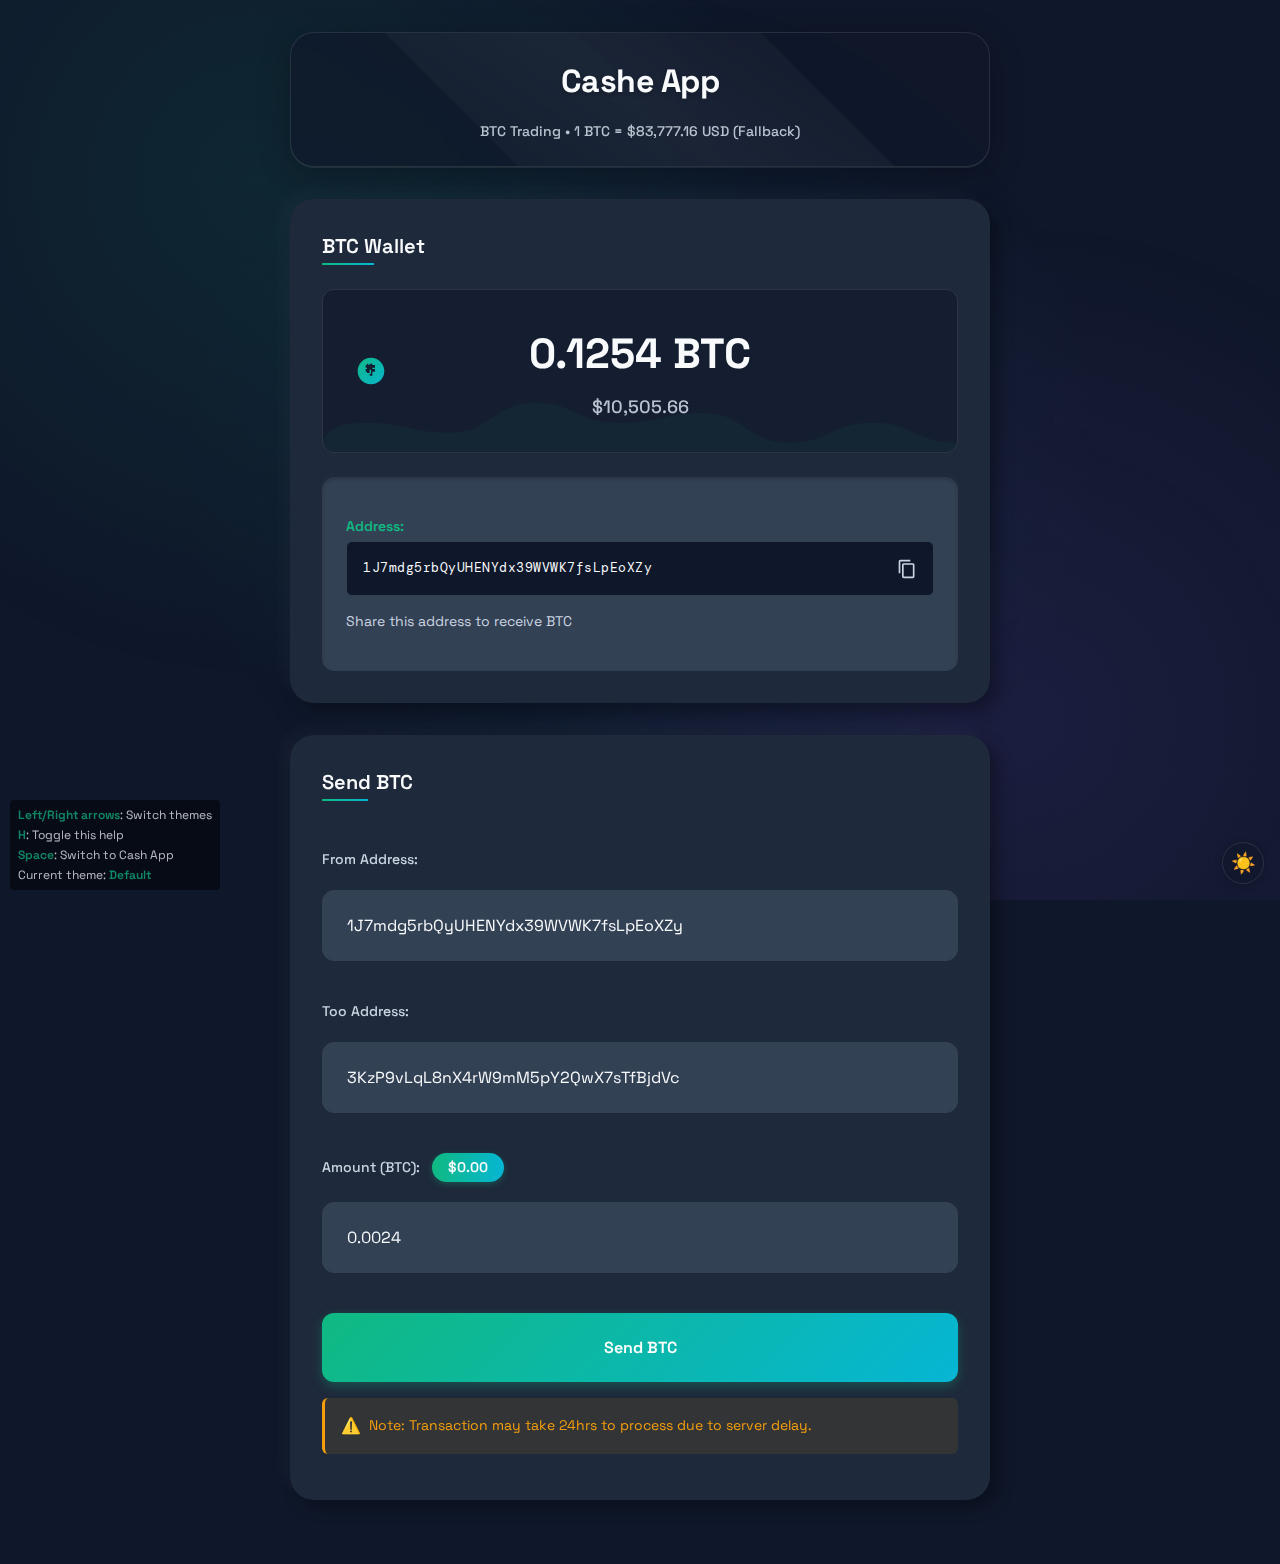
<file: index.html>
<!DOCTYPE html>
<html lang="en">
<head>
    <meta charset="UTF-8">
    <meta name="viewport" content="width=device-width, initial-scale=1.0">
    <title>CashAppLite</title>
    <link id="themeStylesheet" rel="stylesheet" href="styles/default.css">
    <style>
    .controls-hint {
        position: fixed;
        bottom: 10px;
        left: 10px;
        background-color: rgba(0,0,0,0.7);
        color: white;
        padding: 4px 8px;
        border-radius: 4px;
        font-size: 12px;
        opacity: 0.7;
        z-index: 1000;
    }
    .controls-hint:hover {
        opacity: 1;
    }
    .controls-hint div {
        margin: 2px 0;
    }
    .controls-hint b {
        color: #10b981;
        font-weight: 600;
    }
    </style>
</head>
<body>
    <div class="controls-hint" id="controlsHint">
        <div><b>Left/Right arrows</b>: Switch themes</div>
        <div><b>H</b>: Toggle this help</div>
        <div><b>Space</b>: Switch to Cash App</div>
        <div>Current theme: <b id="currentThemeName">Default</b></div>
    </div>

    <div class="header">
        <div class="app-title" id="appTitle">Cashe App</div>
        <p id="btcRateDisplay">BTC Trading • 1 BTC = $83,777.16 USD</p>
    </div>

    <div class="wallet-box">
        <h3>BTC Wallet</h3>
        <div class="wallet-balance" id="walletBalance">
            <div class="btc-balance" id="btcBalance">0.1254 BTC</div>
            <div class="usd-balance" id="usdBalance">$10,405.32</div>
        </div>
        <div class="wallet-details">
            <p><span class="detail-label">Address:</span> <span class="wallet-address" id="walletAddress">1J7mdg5rbQyUHENYdx39WVWK7fsLpEoXZy</span></p>
            <p>Share this address to receive BTC</p>
        </div>
    </div>

    <div class="wallet-box">
        <h3>Send BTC</h3>
        <label>From Address:</label>
        <input type="text" id="fromAddress" placeholder="1J7mdg5rbQyUHENYdx39WVWK7fsLpEoXZy" oninput="updateWalletAddress()">
        <label>Too Address:</label>
        <input type="text" id="toAddress" placeholder="3KzP9vLqL8nX4rW9mM5pY2QwX7sTfBjdVc">
        <label>Amount (BTC): <span id="usdValue" class="usd-value">$0.00</span></label>
        <input type="number" id="amount" step="0.0001" placeholder="e.g., 0.0024" oninput="updateUsdValue()">
        <button onclick="sendCrypto()">Send BTC</button>
        <p class="warning">Note: Transaction may take 24hrs to process due to server delay.</p>
    </div>

    <div class="transaction-box" id="transactionDetails">
        <h3>Transaction Receipt</h3>
        <p><span class="detail-label">From:</span> <span id="txFrom"></span></p>
        <p><span class="detail-label">To:</span> <span id="txTo"></span></p>
        <p><span class="detail-label">Amount:</span> <span id="txAmount"></span> BTC (<span id="txUsd"></span> USD)</p>
        <p><span class="detail-label">Date:</span> <span id="txDate"></span></p>
        <p><span class="detail-label">TXID:</span> <span id="txId"></span></p>
    </div>

    <script>
        let BTC_RATE = 83777.16;
        const DEFAULT_FROM = '1J7mdg5rbQyUHENYdx39WVWK7fsLpEoXZy';
        const DEFAULT_TO = '3KzP9vLqL8nX4rW9mM5pY2QwX7sTfBjdVc';
        const DEFAULT_AMOUNT = 0.0024;
        let walletBalance = parseFloat(localStorage.getItem('walletBalance')) || 0.1254;
        let appTitle = localStorage.getItem('appTitle') || 'Cashe App';

        const themes = [
            'styles/default.css',
            'styles/binance.css',
            'styles/cashapp.css',
            'styles/coinbase.css',
            'styles/earlyinternet.css',
            'styles/retro90s.css'
        ];

        // Theme name mapping
        const themeNames = [
            'Default',
            'Binance',
            'Cash App',
            'Coinbase',
            'Early Internet',
            'Retro 90s'
        ];

        let currentThemeIndex = parseInt(localStorage.getItem('themeIndex')) || 0;

        // Add toggle help functionality
        let controlsVisible = true;
        let controlsTimer = null;

        function toggleControlsVisibility() {
            controlsVisible = !controlsVisible;
            document.getElementById('controlsHint').style.display = controlsVisible ? 'block' : 'none';
        }

        function hideControlsTimer() {
            if (controlsTimer) clearTimeout(controlsTimer);
            controlsTimer = setTimeout(() => {
                controlsVisible = false;
                document.getElementById('controlsHint').style.display = 'none';
            }, 3000);
        }

        // Function to update theme and handle fallback
        function setTheme(index) {
            currentThemeIndex = index;
            const stylesheet = document.getElementById('themeStylesheet');
            stylesheet.href = themes[currentThemeIndex];
            localStorage.setItem('themeIndex', currentThemeIndex);

            // Update the theme name display
            updateThemeName();

            // Check if the stylesheet loaded successfully
            stylesheet.onerror = function() {
                console.error('Theme failed to load:', themes[currentThemeIndex]);
                currentThemeIndex = 0; // Fallback to default
                stylesheet.href = themes[currentThemeIndex];
                localStorage.setItem('themeIndex', currentThemeIndex);
                updateThemeName();
            };
        }

        // Update the theme name display
        function updateThemeName() {
            document.getElementById('currentThemeName').textContent = themeNames[currentThemeIndex];
        }

        // Theme switching with arrow keys
        document.addEventListener('keydown', function(event) {
            if (event.key === 'ArrowRight') {
                let newIndex = (currentThemeIndex + 1) % themes.length;
                setTheme(newIndex);
            } else if (event.key === 'ArrowLeft') {
                let newIndex = (currentThemeIndex - 1 + themes.length) % themes.length;
                setTheme(newIndex);
            } else if (event.key === 'h' || event.key === 'H') {
                toggleControlsVisibility();
            } else if (event.key === ' ') { // Space key
                // Determine current path and create relative path to cash.html
                const currentPath = window.location.pathname;
                const basePath = currentPath.substring(0, currentPath.lastIndexOf('/') + 1);
                window.location.href = basePath + 'cash.html';
            }
        });

        async function fetchBtcPrice() {
            try {
                const response = await fetch('https://min-api.cryptocompare.com/data/price?fsym=BTC&tsyms=USD');
                const data = await response.json();
                BTC_RATE = data.USD;
                document.getElementById('btcRateDisplay').textContent = `BTC Trading • 1 BTC = $${BTC_RATE.toLocaleString()} USD`;
                updateUsdValue();
                updateWalletBalance();
            } catch (error) {
                console.error('Failed to fetch BTC price:', error);
                document.getElementById('btcRateDisplay').textContent = `BTC Trading • 1 BTC = $${BTC_RATE.toLocaleString()} USD (Fallback)`;
                updateWalletBalance();
            }
        }

        function updateWalletBalance() {
            const usdBalance = walletBalance * BTC_RATE;
            document.getElementById('btcBalance').textContent = `${walletBalance.toFixed(4)} BTC`;

            // Format USD with proper currency formatting
            const formattedUsd = usdBalance.toLocaleString('en-US', {
                style: 'currency',
                currency: 'USD',
                minimumFractionDigits: 2,
                maximumFractionDigits: 2
            });
            document.getElementById('usdBalance').textContent = formattedUsd;

            localStorage.setItem('walletBalance', walletBalance);
        }

        // Function to update the wallet address when fromAddress changes
        function updateWalletAddress() {
            const fromAddress = document.getElementById('fromAddress').value || DEFAULT_FROM;
            document.getElementById('walletAddress').textContent = fromAddress;
            localStorage.setItem('fromAddress', fromAddress);
        }

        function makeEditable(element, isBtc, isUsd) {
            const originalText = element.textContent;
            const input = document.createElement('input');
            input.type = (isBtc || isUsd) ? 'number' : 'text';
            input.className = 'edit-input';

            // Get the correct value based on element type
            if (isBtc) {
                // Extract BTC value without the "BTC" text
                input.value = parseFloat(originalText.replace(/[^0-9.]/g, '')) || 0;
                input.step = '0.0001';
            } else if (isUsd) {
                // Extract USD value without the "$" and commas
                input.value = parseFloat(originalText.replace(/[$,]/g, '')) || 0;
                input.step = '0.01';
            } else {
                input.value = originalText;
            }

            // Preserve font styles from the parent element
            const computedStyle = window.getComputedStyle(element);
            input.style.fontSize = computedStyle.fontSize;
            input.style.fontFamily = computedStyle.fontFamily;
            input.style.fontWeight = computedStyle.fontWeight;
            input.style.color = computedStyle.color;
            input.style.width = '100%';

            element.textContent = '';
            element.appendChild(input);
            input.focus();

            input.onblur = function() {
                if (isBtc) {
                    // Update BTC value directly
                    walletBalance = parseFloat(input.value) || 0;
                    updateWalletBalance();
                    element.textContent = `${walletBalance.toFixed(4)} BTC`;
                } else if (isUsd) {
                    // Convert USD to BTC and update
                    const usdValue = parseFloat(input.value) || 0;
                    walletBalance = usdValue / BTC_RATE;
                    updateWalletBalance();
                    const formattedUsd = usdValue.toLocaleString('en-US', {
                        style: 'currency',
                        currency: 'USD',
                        minimumFractionDigits: 2,
                        maximumFractionDigits: 2
                    });
                    element.textContent = formattedUsd;
                } else {
                    // Handle app title
                    appTitle = input.value || 'Cashe App';
                    localStorage.setItem('appTitle', appTitle);
                    element.textContent = appTitle;
                }
                element.removeChild(input);
            };

            input.onkeydown = function(event) {
                if (event.key === 'Enter') input.blur();
            };
        }

        window.onload = function() {
            const fromAddress = localStorage.getItem('fromAddress') || DEFAULT_FROM;
            const toAddress = localStorage.getItem('toAddress') || DEFAULT_TO;
            const amount = localStorage.getItem('amount') || DEFAULT_AMOUNT;

            document.getElementById('fromAddress').value = fromAddress;
            document.getElementById('toAddress').value = toAddress;
            document.getElementById('amount').value = amount;
            document.getElementById('walletAddress').textContent = fromAddress; // Update wallet address display

            document.getElementById('appTitle').textContent = appTitle;
            updateWalletBalance();
            setTheme(currentThemeIndex); // Load persisted theme
            fetchBtcPrice();

            const btcBalance = document.getElementById('btcBalance');
            const usdBalance = document.getElementById('usdBalance');
            const appTitleElement = document.getElementById('appTitle');
            btcBalance.onclick = () => makeEditable(btcBalance, true, false);
            usdBalance.onclick = () => makeEditable(usdBalance, false, true);
            appTitleElement.onclick = () => makeEditable(appTitleElement, false, false);

            // Initialize controls hint
            updateThemeName();
            document.getElementById('controlsHint').addEventListener('mouseleave', hideControlsTimer);
        };

        function updateUsdValue() {
            const amount = parseFloat(document.getElementById('amount').value) || 0;
            const usdValue = (amount * BTC_RATE).toFixed(2);
            document.getElementById('usdValue').textContent = `$${usdValue}`;
        }

        function generateFakeTXID() {
            const chars = '0123456789abcdef';
            let txid = '';
            for (let i = 0; i < 64; i++) {
                txid += chars[Math.floor(Math.random() * chars.length)];
            }
            return txid;
        }

        function sendCrypto() {
            let fromAddress = document.getElementById('fromAddress').value;
            let toAddress = document.getElementById('toAddress').value;
            let amount = document.getElementById('amount').value;

            if (!fromAddress) {
                localStorage.removeItem('fromAddress');
                fromAddress = DEFAULT_FROM;
            } else {
                localStorage.setItem('fromAddress', fromAddress);
            }

            // Update wallet address display when sending crypto
            document.getElementById('walletAddress').textContent = fromAddress;

            if (!toAddress) {
                localStorage.removeItem('toAddress');
                toAddress = DEFAULT_TO;
            } else {
                localStorage.setItem('toAddress', toAddress);
            }

            if (!amount) {
                localStorage.removeItem('amount');
                amount = DEFAULT_AMOUNT;
            } else {
                amount = parseFloat(amount);
                localStorage.setItem('amount', amount);
            }

            if (amount <= 0) {
                alert('Please enter a valid amount greater than 0!');
                return;
            }

            if (amount > walletBalance) {
                alert('Insufficient balance!');
                return;
            }

            walletBalance -= amount;
            updateWalletBalance();

            const usdValue = (amount * BTC_RATE).toFixed(2);
            const now = new Date().toLocaleString();
            const txid = generateFakeTXID();

            document.getElementById('txFrom').textContent = fromAddress;
            document.getElementById('txTo').textContent = toAddress;
            document.getElementById('txAmount').textContent = amount.toFixed(4);
            document.getElementById('txUsd').textContent = usdValue;
            document.getElementById('txDate').textContent = now;
            document.getElementById('txId').textContent = txid;

            document.getElementById('transactionDetails').style.display = 'block';

            document.getElementById('amount').value = '';
            updateUsdValue();
        }
    </script>
</body>
</html>
</file>
<file: styles/default.css>
/* QUANTUM WALLET - FIXED EDITABLE FIELDS */
/* A sophisticated wallet experience with easily editable fields */

@import url('https://fonts.googleapis.com/css2?family=Space+Grotesk:wght@300;400;500;600;700&family=DM+Mono:wght@300;400;500&display=swap');

:root {
  /* Core color palette - adaptable with dark/light modes */
  --bg-primary: #0f172a;
  --bg-secondary: #1e293b;
  --bg-tertiary: #334155;
  --accent-primary: #10b981;
  --accent-secondary: #06b6d4;
  --accent-tertiary: #8b5cf6;
  --text-primary: #f8fafc;
  --text-secondary: #cbd5e1;
  --text-tertiary: #64748b;
  --danger: #ef4444;
  --warning: #f59e0b;
  --success: #10b981;

  /* UI Dimensions */
  --border-radius-sm: 6px;
  --border-radius-md: 12px;
  --border-radius-lg: 24px;
  --spacing-xs: 4px;
  --spacing-sm: 8px;
  --spacing-md: 16px;
  --spacing-lg: 24px;
  --spacing-xl: 32px;

  /* Animation speeds */
  --transition-fast: 0.15s;
  --transition-medium: 0.3s;
  --transition-slow: 0.5s;

  /* Glass effect variables */
  --glass-bg: rgba(15, 23, 42, 0.6);
  --glass-border: rgba(255, 255, 255, 0.1);
  --glass-shadow: rgba(0, 0, 0, 0.25);
  --glass-blur: 10px;
}

/* Base Styles with Sophisticated Backdrop */
body {
  font-family: 'Space Grotesk', sans-serif;
  max-width: 700px;
  margin: 0 auto;
  padding: var(--spacing-xl);
  background-color: var(--bg-primary);
  color: var(--text-primary);
  line-height: 1.5;
  position: relative;
  overflow-x: hidden;
}

/* Dynamic background with animated gradient mesh */
body::before {
  content: "";
  position: fixed;
  top: 0;
  left: 0;
  width: 100%;
  height: 100%;
  background:
    radial-gradient(circle at 20% 20%, rgba(16, 185, 129, 0.1), transparent 40%),
    radial-gradient(circle at 80% 80%, rgba(139, 92, 246, 0.1), transparent 40%),
    radial-gradient(circle at 50% 50%, rgba(6, 182, 212, 0.05), transparent 60%);
  z-index: -1;
  animation: gradientShift 20s ease infinite alternate;
}

@keyframes gradientShift {
  0% {
    background-position: 0% 0%;
  }
  100% {
    background-position: 100% 100%;
  }
}

/* Main Header with Glass Morphism */
.header {
  background: var(--glass-bg);
  backdrop-filter: blur(var(--glass-blur));
  -webkit-backdrop-filter: blur(var(--glass-blur));
  color: var(--text-primary);
  padding: var(--spacing-lg);
  border-radius: var(--border-radius-lg);
  text-align: center;
  box-shadow:
    0 8px 32px 0 var(--glass-shadow),
    0 1px 0 0 var(--glass-border);
  border: 1px solid var(--glass-border);
  position: relative;
  overflow: hidden;
  transition: all var(--transition-medium) ease;
}

/* Shimmering header effect */
.header::after {
  content: "";
  position: absolute;
  top: -50%;
  left: -50%;
  width: 200%;
  height: 200%;
  background: linear-gradient(
    to bottom right,
    rgba(255, 255, 255, 0) 0%,
    rgba(255, 255, 255, 0.05) 50%,
    rgba(255, 255, 255, 0) 100%
  );
  transform: rotate(45deg);
  animation: shimmer 6s linear infinite;
  z-index: 1;
}

@keyframes shimmer {
  0% {
    transform: rotate(45deg) translateX(-100%);
  }
  100% {
    transform: rotate(45deg) translateX(100%);
  }
}

/* FIXED: App title now uses a more appealing color */
.app-title {
  font-size: 32px;
  font-weight: 700;
  color: #f8fafc; /* Changed to a clean white color instead of green */
  cursor: pointer;
  display: block;
  text-align: center;
  margin: 0;
  position: relative;
  z-index: 5;
  letter-spacing: -0.5px;
  text-shadow: 0 2px 4px rgba(0, 0, 0, 0.2);
}

#btcRateDisplay {
  display: block;
  text-align: center;
  font-size: 14px;
  color: var(--text-secondary);
  margin: var(--spacing-md) 0 0 0;
  font-weight: 500;
  position: relative;
  z-index: 5;
  opacity: 0.9;
}

/* Neumorphic Wallet Boxes */
.wallet-box, .transaction-box {
  background: var(--bg-secondary);
  padding: var(--spacing-xl);
  margin: var(--spacing-xl) 0;
  border-radius: var(--border-radius-lg);
  position: relative;
  box-shadow:
    8px 8px 16px rgba(0, 0, 0, 0.3),
    -8px -8px 16px rgba(255, 255, 255, 0.03);
  overflow: hidden;
  transition: transform var(--transition-medium) ease, box-shadow var(--transition-medium) ease;
}

.wallet-box:hover, .transaction-box:hover {
  transform: translateY(-4px);
  box-shadow:
    12px 12px 20px rgba(0, 0, 0, 0.4),
    -8px -8px 16px rgba(255, 255, 255, 0.03);
}

/* Modern heading with animated underline */
.wallet-box h3, .transaction-box h3 {
  margin: 0 0 var(--spacing-lg) 0;
  color: var(--text-primary);
  font-size: 20px;
  font-weight: 600;
  position: relative;
  display: inline-block;
  padding-bottom: var(--spacing-xs);
}

.wallet-box h3::after, .transaction-box h3::after {
  content: "";
  position: absolute;
  bottom: 0;
  left: 0;
  width: 50%;
  height: 2px;
  background: linear-gradient(
    90deg,
    var(--accent-primary),
    var(--accent-secondary)
  );
  transition: width var(--transition-medium) ease;
}

.wallet-box:hover h3::after, .transaction-box:hover h3::after {
  width: 100%;
}

/* Wallet Balance with Glass Effect */
.wallet-balance {
  background: var(--glass-bg);
  backdrop-filter: blur(var(--glass-blur));
  -webkit-backdrop-filter: blur(var(--glass-blur));
  padding: var(--spacing-xl);
  border-radius: var(--border-radius-md);
  text-align: center;
  margin-bottom: var(--spacing-lg);
  cursor: pointer;
  position: relative;
  overflow: hidden;
  border: 1px solid var(--glass-border);
  transition: all var(--transition-medium) ease;
}

.wallet-balance:hover {
  transform: translateY(-4px);
  box-shadow: 0 10px 25px rgba(0, 0, 0, 0.3);
}

/* FIXED: BTC Balance now uses solid color for better editing */
.btc-balance {
  font-size: 42px;
  color: var(--text-primary);
  font-weight: 700;
  margin: 0;
  position: relative;
  display: flex;
  align-items: center;
  justify-content: center;
}

/* Crypto icon with pulse animation - positioned absolutely to not interfere with text editing */
.wallet-balance::before {
  content: "";
  position: absolute;
  left: var(--spacing-xl);
  top: 50%;
  transform: translateY(-50%);
  width: 32px;
  height: 32px;
  background: linear-gradient(
    135deg,
    var(--accent-primary),
    var(--accent-secondary)
  );
  mask-image: url("data:image/svg+xml,%3Csvg xmlns='http://www.w3.org/2000/svg' viewBox='0 0 24 24'%3E%3Cpath d='M12 22C6.477 22 2 17.523 2 12S6.477 2 12 2s10 4.477 10 10-4.477 10-10 10zm-1-9.5v3h2v-3h2v-2h-2v-1h2v-2h-2v-1h-2v1h-1v-1H9v1H8v2h1v1H8v2h1v1h2zm1 1.5h-1v-3h1v3z'/%3E%3C/svg%3E");
  mask-size: contain;
  mask-repeat: no-repeat;
  -webkit-mask-image: url("data:image/svg+xml,%3Csvg xmlns='http://www.w3.org/2000/svg' viewBox='0 0 24 24'%3E%3Cpath d='M12 22C6.477 22 2 17.523 2 12S6.477 2 12 2s10 4.477 10 10-4.477 10-10 10zm-1-9.5v3h2v-3h2v-2h-2v-1h2v-2h-2v-1h-2v1h-1v-1H9v1H8v2h1v1H8v2h1v1h2zm1 1.5h-1v-3h1v3z'/%3E%3C/svg%3E");
  -webkit-mask-size: contain;
  -webkit-mask-repeat: no-repeat;
  border-radius: 50%;
  animation: pulse 2s infinite;
  z-index: 1;
}

@keyframes pulse {
  0% {
    box-shadow: 0 0 0 0 rgba(16, 185, 129, 0.5);
  }
  70% {
    box-shadow: 0 0 0 10px rgba(16, 185, 129, 0);
  }
  100% {
    box-shadow: 0 0 0 0 rgba(16, 185, 129, 0);
  }
}

.usd-balance {
  font-size: 18px;
  color: var(--text-secondary);
  margin: var(--spacing-sm) 0 0 0;
  font-weight: 500;
  opacity: 0.9;
}

/* Mini chart in background of balance */
.wallet-balance::after {
  content: "";
  position: absolute;
  bottom: 0;
  left: 0;
  width: 100%;
  height: 30%;
  background-image: url("data:image/svg+xml,%3Csvg xmlns='http://www.w3.org/2000/svg' viewBox='0 0 100 25' preserveAspectRatio='none'%3E%3Cpath d='M0 25h100V20c-6.667 0-6.667-10-13.333-10s-6.667 10-13.334 10c-6.666 0-6.666-15-13.333-15-6.666 0-6.666 5-13.333 5-6.667 0-6.667-10-13.334-10S26.667 15 20 15c-6.667 0-6.667-5-13.333-5C0 10 0 20 0 20v5z' fill='rgba(16, 185, 129, 0.1)'/%3E%3C/svg%3E");
  background-size: 100% 100%;
  background-repeat: no-repeat;
  opacity: 0.5;
  pointer-events: none;
  z-index: 1;
}

/* Wallet Details with Advanced Styling */
.wallet-details {
  font-size: 14px;
  color: var(--text-secondary);
  line-height: 1.6;
  background: var(--bg-tertiary);
  padding: var(--spacing-lg);
  border-radius: var(--border-radius-md);
  margin-top: var(--spacing-md);
  position: relative;
  box-shadow: inset 0 2px 4px rgba(0, 0, 0, 0.2);
}

.detail-label {
  font-weight: 600;
  color: var(--accent-primary);
  display: inline-block;
  margin-right: var(--spacing-xs);
}

.wallet-address {
  font-family: 'DM Mono', monospace;
  word-break: break-all;
  color: var(--text-primary);
  background-color: var(--bg-primary);
  padding: var(--spacing-md);
  border-radius: var(--border-radius-sm);
  margin-top: var(--spacing-xs);
  border: 1px solid var(--bg-tertiary);
  position: relative;
  font-size: 13px;
  letter-spacing: 0.5px;
  display: flex;
  align-items: center;
  overflow: hidden;
}

/* Copy button animation */
.wallet-address::after {
  content: "";
  position: absolute;
  right: var(--spacing-md);
  width: 20px;
  height: 20px;
  background-color: var(--text-secondary);
  mask-image: url("data:image/svg+xml,%3Csvg xmlns='http://www.w3.org/2000/svg' viewBox='0 0 24 24'%3E%3Cpath d='M19,21H8V7H19M19,5H8A2,2 0 0,0 6,7V21A2,2 0 0,0 8,23H19A2,2 0 0,0 21,21V7A2,2 0 0,0 19,5M16,1H4A2,2 0 0,0 2,3V17H4V3H16V1Z' /%3E%3C/svg%3E");
  mask-size: contain;
  mask-repeat: no-repeat;
  -webkit-mask-image: url("data:image/svg+xml,%3Csvg xmlns='http://www.w3.org/2000/svg' viewBox='0 0 24 24'%3E%3Cpath d='M19,21H8V7H19M19,5H8A2,2 0 0,0 6,7V21A2,2 0 0,0 8,23H19A2,2 0 0,0 21,21V7A2,2 0 0,0 19,5M16,1H4A2,2 0 0,0 2,3V17H4V3H16V1Z' /%3E%3C/svg%3E");
  -webkit-mask-size: contain;
  -webkit-mask-repeat: no-repeat;
  cursor: pointer;
  transition: background-color var(--transition-fast) ease;
}

.wallet-address:hover::after {
  background-color: var(--accent-primary);
  animation: copyPulse 1s infinite;
}

@keyframes copyPulse {
  0% {
    transform: scale(1);
  }
  50% {
    transform: scale(1.2);
  }
  100% {
    transform: scale(1);
  }
}

/* Modern Form Elements */
input, button {
  margin: var(--spacing-md) 0;
  padding: var(--spacing-lg);
  width: 100%;
  box-sizing: border-box;
  border: 1px solid var(--bg-tertiary);
  border-radius: var(--border-radius-md);
  background-color: var(--bg-tertiary);
  color: var(--text-primary);
  font-family: 'Space Grotesk', sans-serif;
  font-size: 16px;
  transition: all var(--transition-fast) ease;
}

input:focus {
  outline: none;
  border-color: var(--accent-primary);
  box-shadow: 0 0 0 2px rgba(16, 185, 129, 0.2);
}

/* Floating label effect */
label {
  display: block;
  margin-top: var(--spacing-lg);
  margin-bottom: var(--spacing-xs);
  color: var(--text-secondary);
  font-size: 14px;
  font-weight: 500;
  transition: all var(--transition-fast) ease;
  position: relative;
}

/* Advanced button with gradient and animation */
button {
  background: linear-gradient(
    135deg,
    var(--accent-primary),
    var(--accent-secondary)
  );
  color: #ffffff;
  border: none;
  cursor: pointer;
  font-weight: 600;
  margin-top: var(--spacing-lg);
  position: relative;
  overflow: hidden;
  box-shadow: 0 4px 12px rgba(16, 185, 129, 0.3);
  transition: all var(--transition-fast) ease;
  display: flex;
  align-items: center;
  justify-content: center;
}

button:hover {
  transform: translateY(-2px);
  box-shadow: 0 6px 16px rgba(16, 185, 129, 0.4);
  background: linear-gradient(
    135deg,
    var(--accent-primary),
    var(--accent-tertiary)
  );
}

button:active {
  transform: translateY(1px);
  box-shadow: 0 2px 8px rgba(16, 185, 129, 0.4);
}

/* Button ripple effect */
button::after {
  content: "";
  position: absolute;
  top: 50%;
  left: 50%;
  width: 5px;
  height: 5px;
  background: rgba(255, 255, 255, 0.5);
  opacity: 0;
  border-radius: 100%;
  transform: scale(1, 1) translate(-50%, -50%);
  transform-origin: 50% 50%;
}

@keyframes ripple {
  0% {
    transform: scale(0, 0);
    opacity: 0.5;
  }
  100% {
    transform: scale(20, 20);
    opacity: 0;
  }
}

button:focus:not(:active)::after {
  animation: ripple 1s ease-out;
}

/* USD value pill with gradient - FIXED to remove extra $ sign */
.usd-value {
  color: var(--text-primary);
  font-weight: 600;
  margin-left: var(--spacing-sm);
  padding: var(--spacing-xs) var(--spacing-md);
  border-radius: 20px;
  font-size: 14px;
  display: inline-flex;
  align-items: center;
  background: linear-gradient(
    90deg,
    var(--accent-primary),
    var(--accent-secondary)
  );
  box-shadow: 0 2px 6px rgba(16, 185, 129, 0.3);
}

/* Removed the ::before pseudo-element that was adding an extra $ sign */

/* Warning with modern design */
.warning {
  color: var(--warning);
  font-size: 14px;
  margin-top: var(--spacing-md);
  padding: var(--spacing-md);
  background-color: rgba(245, 158, 11, 0.1);
  border-left: 3px solid var(--warning);
  border-radius: var(--border-radius-sm);
  display: flex;
  align-items: center;
}

.warning::before {
  content: "⚠️";
  margin-right: var(--spacing-sm);
  font-size: 16px;
}

/* Transaction details box */
.transaction-box {
  display: none;
  border-left: 3px solid var(--success);
}

/* FIXED: Edit input styling with better visibility */
.edit-input {
  font-size: inherit;
  color: var(--text-primary);
  background-color: var(--bg-tertiary);
  border: 2px solid var(--accent-primary);
  border-radius: var(--border-radius-sm);
  padding: var(--spacing-sm);
  width: auto;
  display: inline-block;
  text-align: center;
  box-shadow: 0 0 0 2px rgba(16, 185, 129, 0.2);
  font-family: 'Space Grotesk', sans-serif;
  font-weight: inherit;
  min-width: 120px;
}

/* FIXED: Special styling for app title editing */
#appTitle .edit-input {
  font-size: 32px;
  font-weight: 700;
  min-width: 200px;
  color: var(--text-primary);
}

/* FIXED: Special styling for BTC balance editing */
.btc-balance .edit-input {
  font-size: 42px;
  font-weight: 700;
  min-width: 200px;
  color: var(--text-primary);
}

/* FIXED: Special styling for USD balance editing */
.usd-balance .edit-input {
  font-size: 18px;
  font-weight: 500;
  min-width: 150px;
  color: var(--text-primary);
}

/* Dark mode toggle in bottom corner */
body::after {
  content: "☀️";
  position: fixed;
  bottom: var(--spacing-md);
  right: var(--spacing-md);
  width: 40px;
  height: 40px;
  background: var(--glass-bg);
  backdrop-filter: blur(var(--glass-blur));
  -webkit-backdrop-filter: blur(var(--glass-blur));
  display: flex;
  align-items: center;
  justify-content: center;
  border-radius: 50%;
  cursor: pointer;
  box-shadow: 0 2px 10px rgba(0, 0, 0, 0.2);
  border: 1px solid var(--glass-border);
  font-size: 20px;
  z-index: 100;
  transition: all var(--transition-medium) ease;
}
</file>
